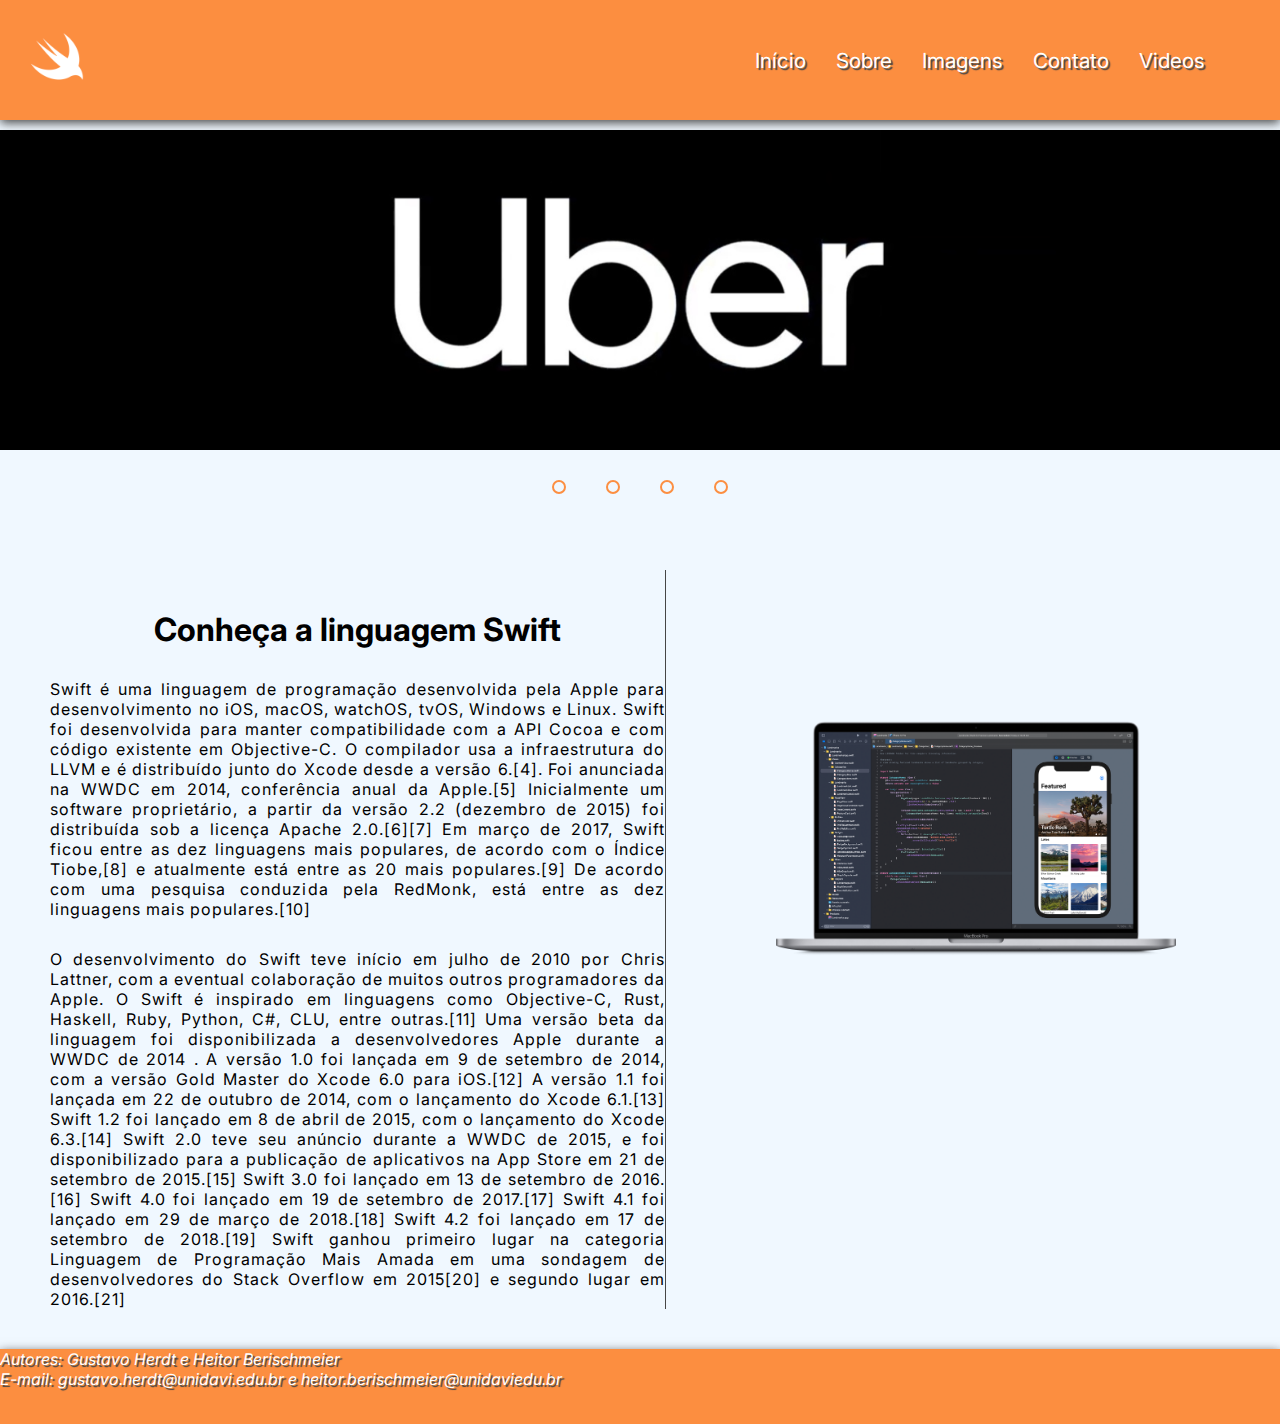
<file: html/index.html>
<!DOCTYPE html>
<html lang="pt-br">

<head>
    <meta charset="UTF-8">
    <meta http-equiv="X-UA-Compatible" content="IE=edge">
    <meta name="viewport" content="width=device-width, initial-scale=1.0">
    <link rel="stylesheet" href="../css/style.css">
    <title>Projeto final</title>
</head>

<body>
    <header>
        <nav class="nav-bar">
            <div class="logo">
                <img src="../img/logo.png" alt="Logo" class="logo">
            </div>
            <div class="nav-list">
                <ul>
                    <li class="nav-item"><a href="index.html" class="nav-link">Início</a></li>
                    <li class="nav-item"><a href="sobre.html" class="nav-link">Sobre</a></li>
                    <li class="nav-item"><a href="imagens.html" class="nav-link">Imagens</a></li>
                    <li class="nav-item"><a href="contato.html" class="nav-link">Contato</a></li>
                    <li class="nav-item"><a href="videos.html" class="nav-link">Videos</a></li>
                </ul>
            </div>
            <div class="mobile-menu-icon">
                <button onclick="menuShow()"><img class="icon" src="../img/menu_white_36dp.svg" alt=""></button>
            </div>
        </nav>
        <div class="mobile-menu">
            <ul>
                <li class="nav-item"><a href="index.html" class="nav-link">Início</a></li>
                <li class="nav-item"><a href="sobre.html" class="nav-link">Sobre</a></li>
                <li class="nav-item"><a href="imagens.html" class="nav-link">Imagens</a></li>
                <li class="nav-item"><a href="contato.html" class="nav-link">Contato</a></li>
                <li class="nav-item"><a href="videos.html" class="nav-link">Videos</a></li>
            </ul>

            <div class="login-button">

            </div>
        </div>
    </header>
    
    
    <div class="slider">
        <div class="slides">
            <!--Radio buttons-->
            <input type="radio" name="radio-btn" id="radio1">
            <input type="radio" name="radio-btn" id="radio2">
            <input type="radio" name="radio-btn" id="radio3">
            <input type="radio" name="radio-btn" id="radio4">
            
            <!--Slides img-->
            <div class="slide first">
                <img src="../img/uber.png" alt="Imagem1">
            </div>
            <div class="slide" id="robinhood">
                <img src="../img/robinhoodcorreto.png" alt="Imagem2">
            </div>
            <div class="slide">
                <img src="../img/lyftcerto.png" alt="Imagem3">
            </div>
            <div class="slide">
                <img src="../img/bitpandacerto.png" alt="Imagem4">
            </div>
            <!--Nvegação auto-->
            <div class="navigation">
                <div class="auto-btn1"></div>
                <div class="auto-btn2"></div>
                <div class="auto-btn3"></div>
                <div class="auto-btn4"></div>
            </div>
        </div>

        <div class="manual-navigation">
            <label for="radio1" class="manual-btn"></label>
            <label for="radio2" class="manual-btn"></label>
            <label for="radio3" class="manual-btn"></label>
            <label for="radio4" class="manual-btn"></label>
        </div>

    </div>
    
    <div class="primary-item">
        <div class="text">
            <h1>Conheça a linguagem Swift</h1>
            <p>Swift é uma linguagem de programação desenvolvida pela Apple para desenvolvimento no iOS, macOS, watchOS,
                tvOS, Windows e Linux. Swift foi desenvolvida para manter compatibilidade com a API Cocoa e com código
                existente em Objective-C.
                O compilador usa a infraestrutura do LLVM e é distribuído junto do Xcode desde a versão 6.[4].
                Foi anunciada na WWDC em 2014, conferência anual da Apple.[5] Inicialmente um software proprietário, a
                partir da versão 2.2 (dezembro de 2015) foi distribuída sob a licença Apache 2.0.[6][7]
                Em março de 2017, Swift ficou entre as dez linguagens mais populares, de acordo com o Índice Tiobe,[8] e
                atualmente está entre as 20 mais populares.[9] De acordo com uma pesquisa conduzida pela RedMonk,
                está entre as dez linguagens mais populares.[10]</p>
            <p>O desenvolvimento do Swift teve início em julho de 2010 por Chris Lattner, com a eventual colaboração de
                muitos outros programadores da Apple. O Swift é inspirado em linguagens como Objective-C, Rust, Haskell,
                Ruby, Python, C#, CLU, entre outras.[11] Uma versão beta da linguagem foi disponibilizada a
                desenvolvedores Apple durante a WWDC de 2014 .
                A versão 1.0 foi lançada em 9 de setembro de 2014, com a versão Gold Master do Xcode 6.0 para iOS.[12] A
                versão 1.1 foi lançada em 22 de outubro de 2014, com o lançamento do Xcode 6.1.[13] Swift 1.2 foi
                lançado em 8 de abril de 2015, com o lançamento do Xcode 6.3.[14] Swift 2.0 teve seu anúncio durante a
                WWDC de 2015, e foi disponibilizado para a publicação de aplicativos na App Store em 21 de setembro de
                2015.[15]
                Swift 3.0 foi lançado em 13 de setembro de 2016.[16] Swift 4.0 foi lançado em 19 de setembro de
                2017.[17] Swift 4.1 foi lançado em 29 de março de 2018.[18] Swift 4.2 foi lançado em 17 de setembro de
                2018.[19]
                Swift ganhou primeiro lugar na categoria Linguagem de Programação Mais Amada em uma sondagem de
                desenvolvedores do Stack Overflow em 2015[20] e segundo lugar em 2016.[21]</p>
        </div>
        
        <div class="img-float">
            <img src="../img/overview-hero@2x.png" alt="notebook e celular">
        </div>
    
    </div>

    <footer class="footer">
            <address class="address">
                Autores: Gustavo Herdt e Heitor Berischmeier <br>
                E-mail: gustavo.herdt@unidavi.edu.br e heitor.berischmeier@unidaviedu.br
            </address>
    </footer>
    
    <script src="../js/scripts.js"></script>
</body>


</html>
</file>
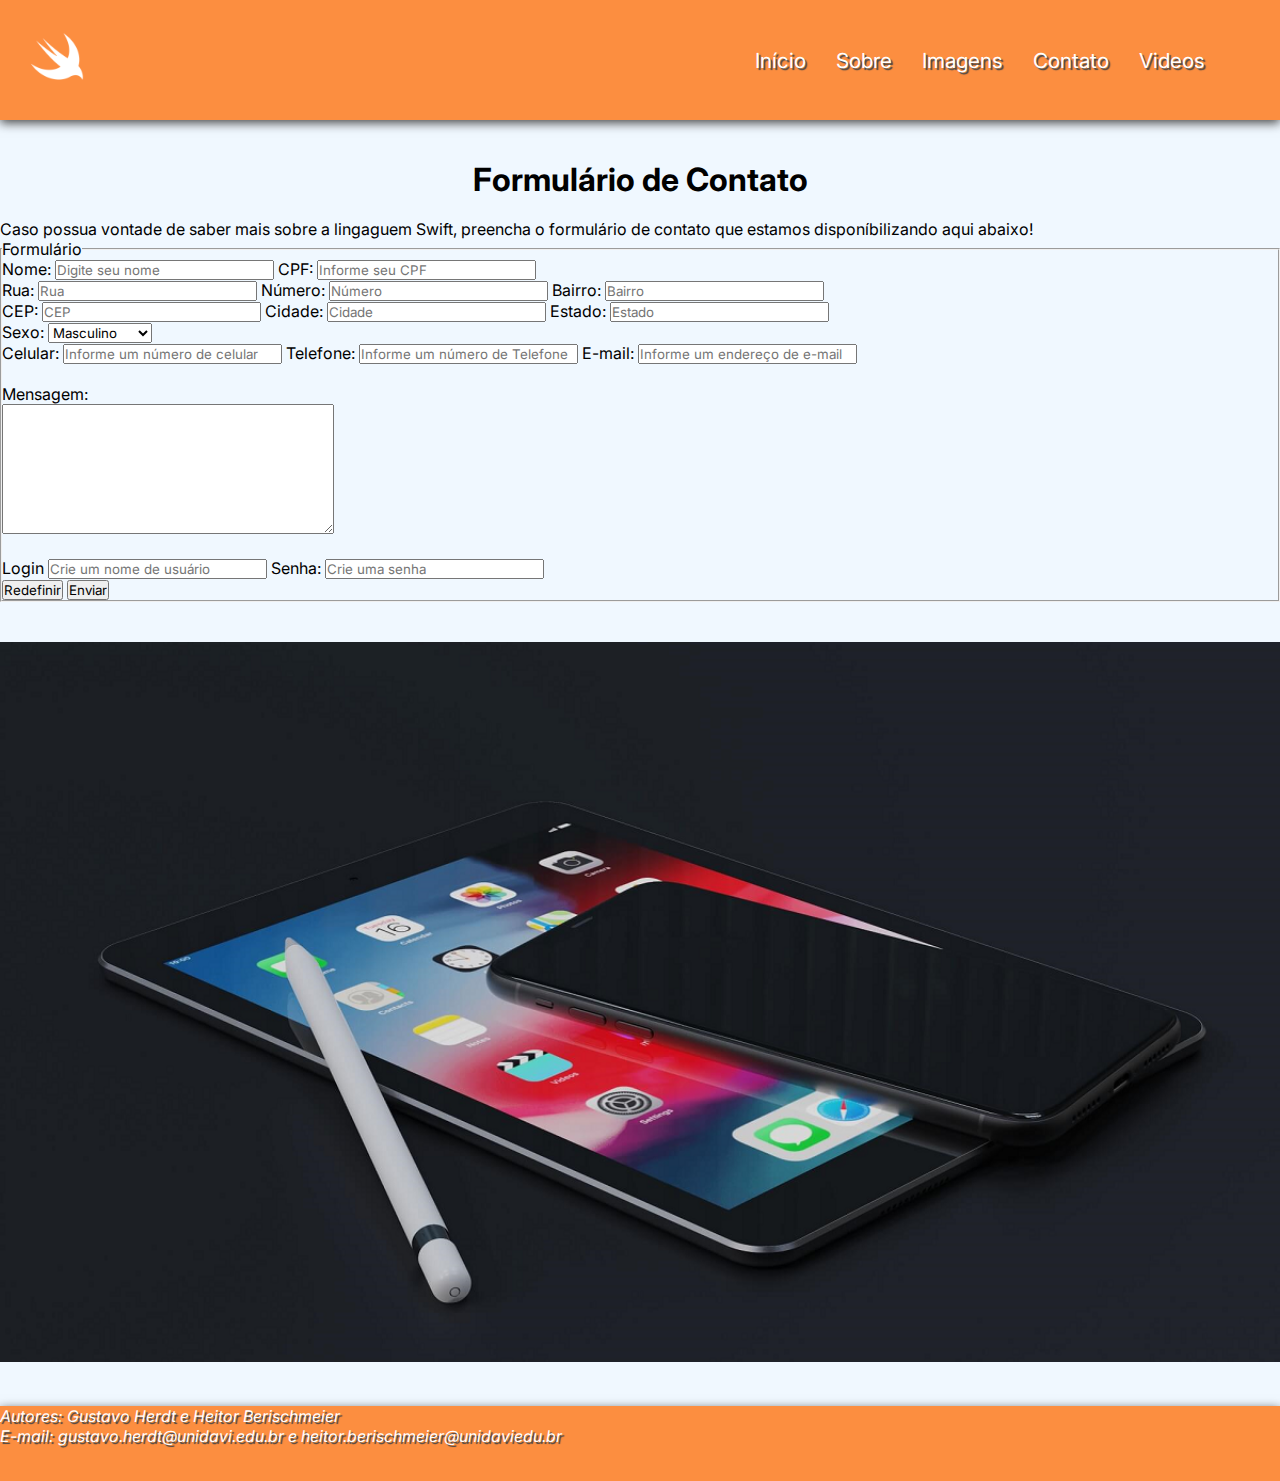
<file: html/contato.html>
<!DOCTYPE html>
<html lang="pt-br">

<head>
    <meta charset="UTF-8">
    <meta http-equiv="X-UA-Compatible" content="IE=edge">
    <meta name="viewport" content="width=device-width, initial-scale=1.0">
    <link rel="stylesheet" href="../css/style.css">
    <title>Projeto final</title>
</head>

<body>
    <header>
        <nav class="nav-bar">
            <div class="logo">
                <img src="../img/logo.png" alt="Logo" class="logo">
            </div>
            <div class="nav-list">
                <ul>
                    <li class="nav-item"><a href="index.html" class="nav-link">Início</a></li>
                    <li class="nav-item"><a href="sobre.html" class="nav-link">Sobre</a></li>
                    <li class="nav-item"><a href="imagens.html" class="nav-link">Imagens</a></li>
                    <li class="nav-item"><a href="contato.html" class="nav-link">Contato</a></li>
                    <li class="nav-item"><a href="videos.html" class="nav-link">Videos</a></li>
                </ul>
            </div>
            <div class="mobile-menu-icon">
                <button onclick="menuShow()"><img class="icon" src="../img/menu_white_36dp.svg" alt=""></button>
            </div>
        </nav>
        <div class="mobile-menu">
            <ul>
                <li class="nav-item"><a href="index.html" class="nav-link">Início</a></li>
                <li class="nav-item"><a href="sobre.html" class="nav-link">Sobre</a></li>
                <li class="nav-item"><a href="imagens.html" class="nav-link">Imagens</a></li>
                <li class="nav-item"><a href="contato.html" class="nav-link">Contato</a></li>
                <li class="nav-item"><a href="videos.html" class="nav-link">Videos</a></li>
            </ul>

            <div class="login-button">

            </div>
        </div>
    </header>

    <!--Formulário-->
    <div class="texts">
        <h1>Formulário de Contato</h1>
        <p>Caso possua vontade de saber mais sobre a lingaguem Swift, preencha o formulário de contato que estamos disponíbilizando aqui abaixo!</p>
    </div>

    <div class="area">
        <form id="formulario" autocomplete="off">
            <fieldset>
                <legend>Formulário</legend>
                <label for="nome">Nome:</label>
                <input type="text" required="required" name="nome_pessoa" placeholder="Digite seu nome" id="nome" />
                <label for="cpf">CPF:</label>
                <input type="text" required="required" name="cpf_pessoa" placeholder="Informe seu CPF" id="cpf" /> 
                
                <br>
                
                <label for="rua">Rua:</label>
                <input type="text" required="required" name="rua_endereço" placeholder="Rua" id="rua" />
                <label for="numero">Número:</label>
                <input type="text" required="required" name="numero_endereço" placeholder="Número" id="numero" />
                <label for="bairro">Bairro:</label>
                <input type="text" required="required" name="bairro_endereço" placeholder="Bairro" id="bairro" /> 
                
                <br>
                
                <label for="cep">CEP:</label>
                <input type="text" required="required" name="cep_endereço" placeholder="CEP" id="cep" />
                <label for="cidade">Cidade:</label>
                <input type="text" required="required" name="cidade_endereço" placeholder="Cidade" id="cidade" />
                <label for="estado">Estado:</label>
                <input type="text" required="required" name="estado_endereço" placeholder="Estado" id="estado" /> 
                
                <br>
                
                <label>Sexo:
                    <select name="sexo">
                        <option value="M">Masculino</option>
                        <option value="F">Feminino</option>
                        <option value="ND">Não Definido</option>
                    </select>
                </label> 
                
                <br>
                
                <label for="cel">Celular:</label>
                <input type="tel" required="required" name="celular" placeholder="Informe um número de celular" id="cel" />
                <label for="tel">Telefone:</label>
                <input type="tel" required="required" name="celular" placeholder="Informe um número de Telefone" id="tel" />
                <label for="email">E-mail:</label>
                <input type="text" required name="e-mail" placeholder="Informe um endereço de e-mail" id="email"> <br>
                
                <br>
                
                <label>Mensagem:</label><br><textarea class="msg" cols="35" rows="8"></textarea><br>
                
                <br>
                
                <label for="login">Login</label>
                <input type="text" name="login" placeholder="Crie um nome de usuário" id="login">
                <label for="senha">Senha:</label>
                <input type="password" name="senha" placeholder="Crie uma senha" id="senha">
                <br>
                <input type="reset" value="Redefinir">
                <input type="submit" value="Enviar" />
            </fieldset>
        </form>
    </div>

    <div class="conteudo-img">
        <img src="../img/ipad-e-iphone.png" alt="iPad e iPhone">               
    </div>

    <footer class="footer">
        <address class="address">
            Autores: Gustavo Herdt e Heitor Berischmeier <br>
            E-mail: gustavo.herdt@unidavi.edu.br e heitor.berischmeier@unidaviedu.br
        </address>
</footer>

    <script src="../js/scripts.js"></script>
</body>
</file>
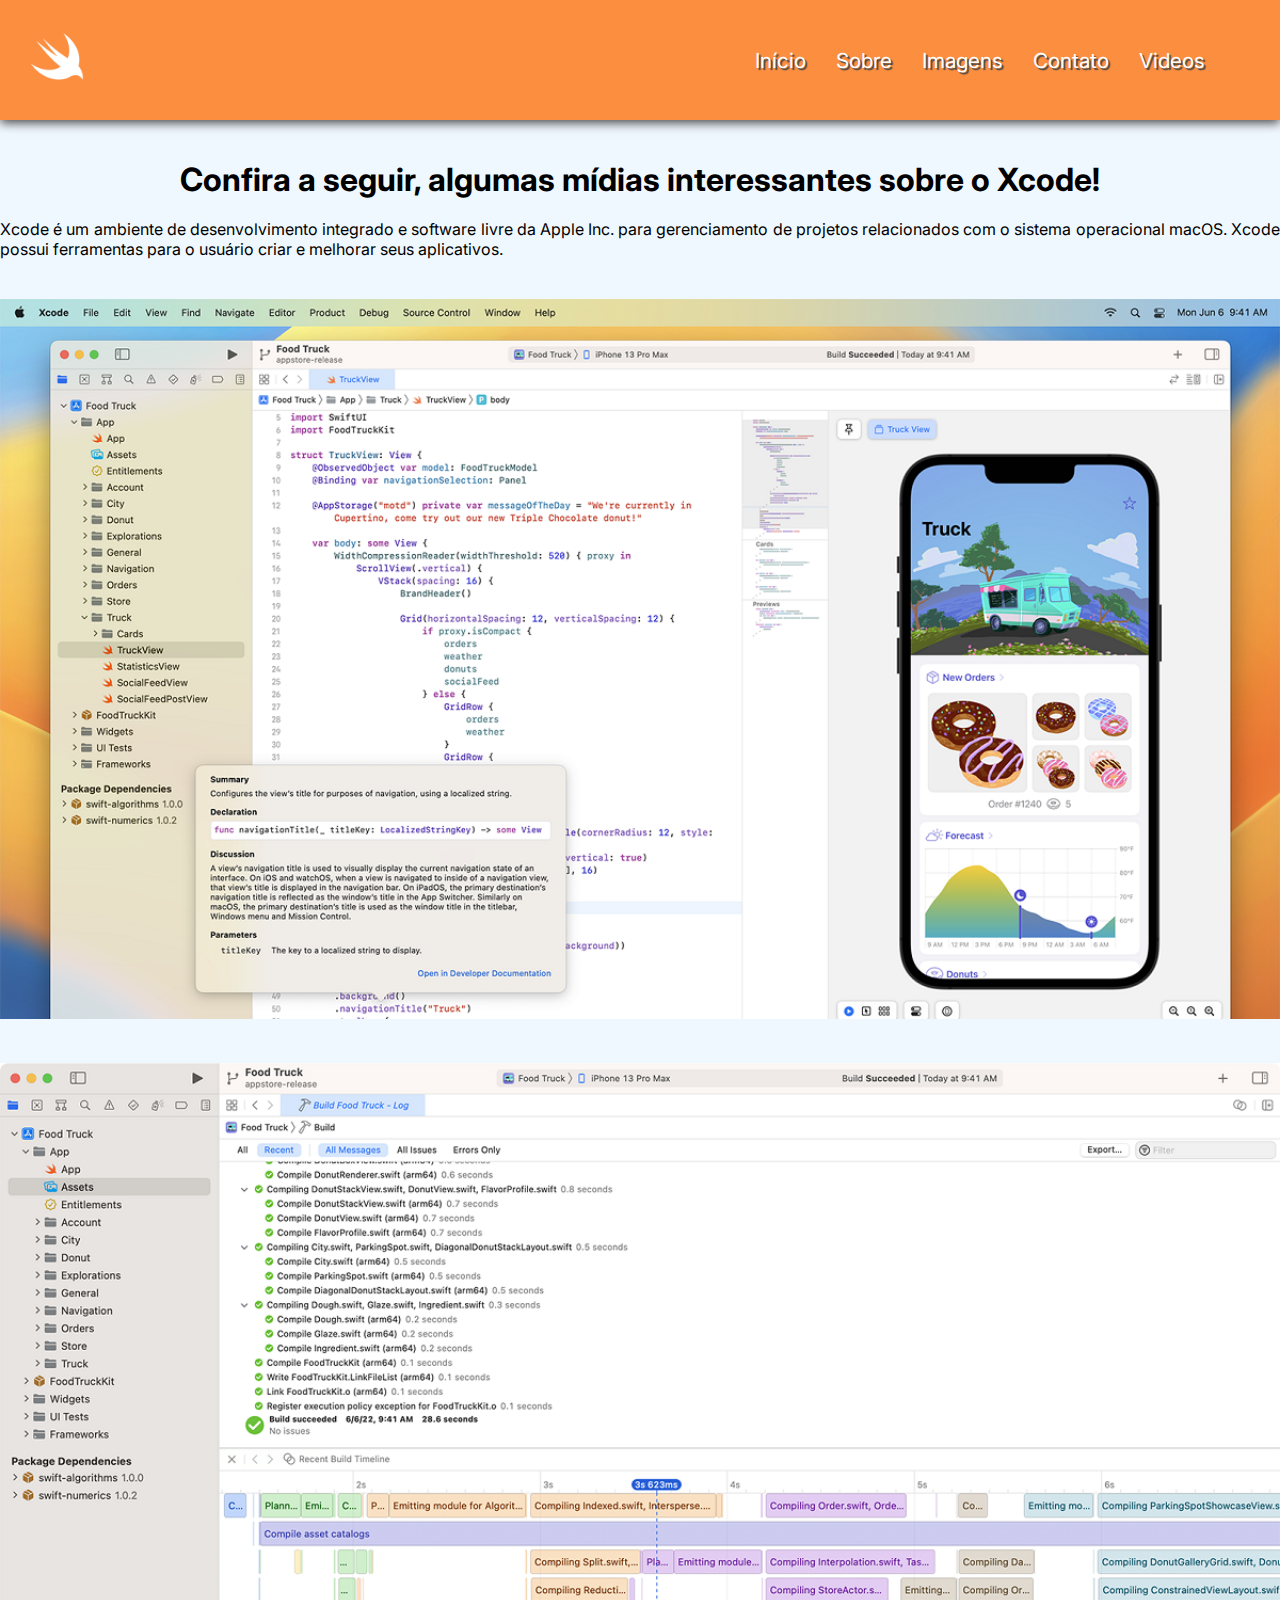
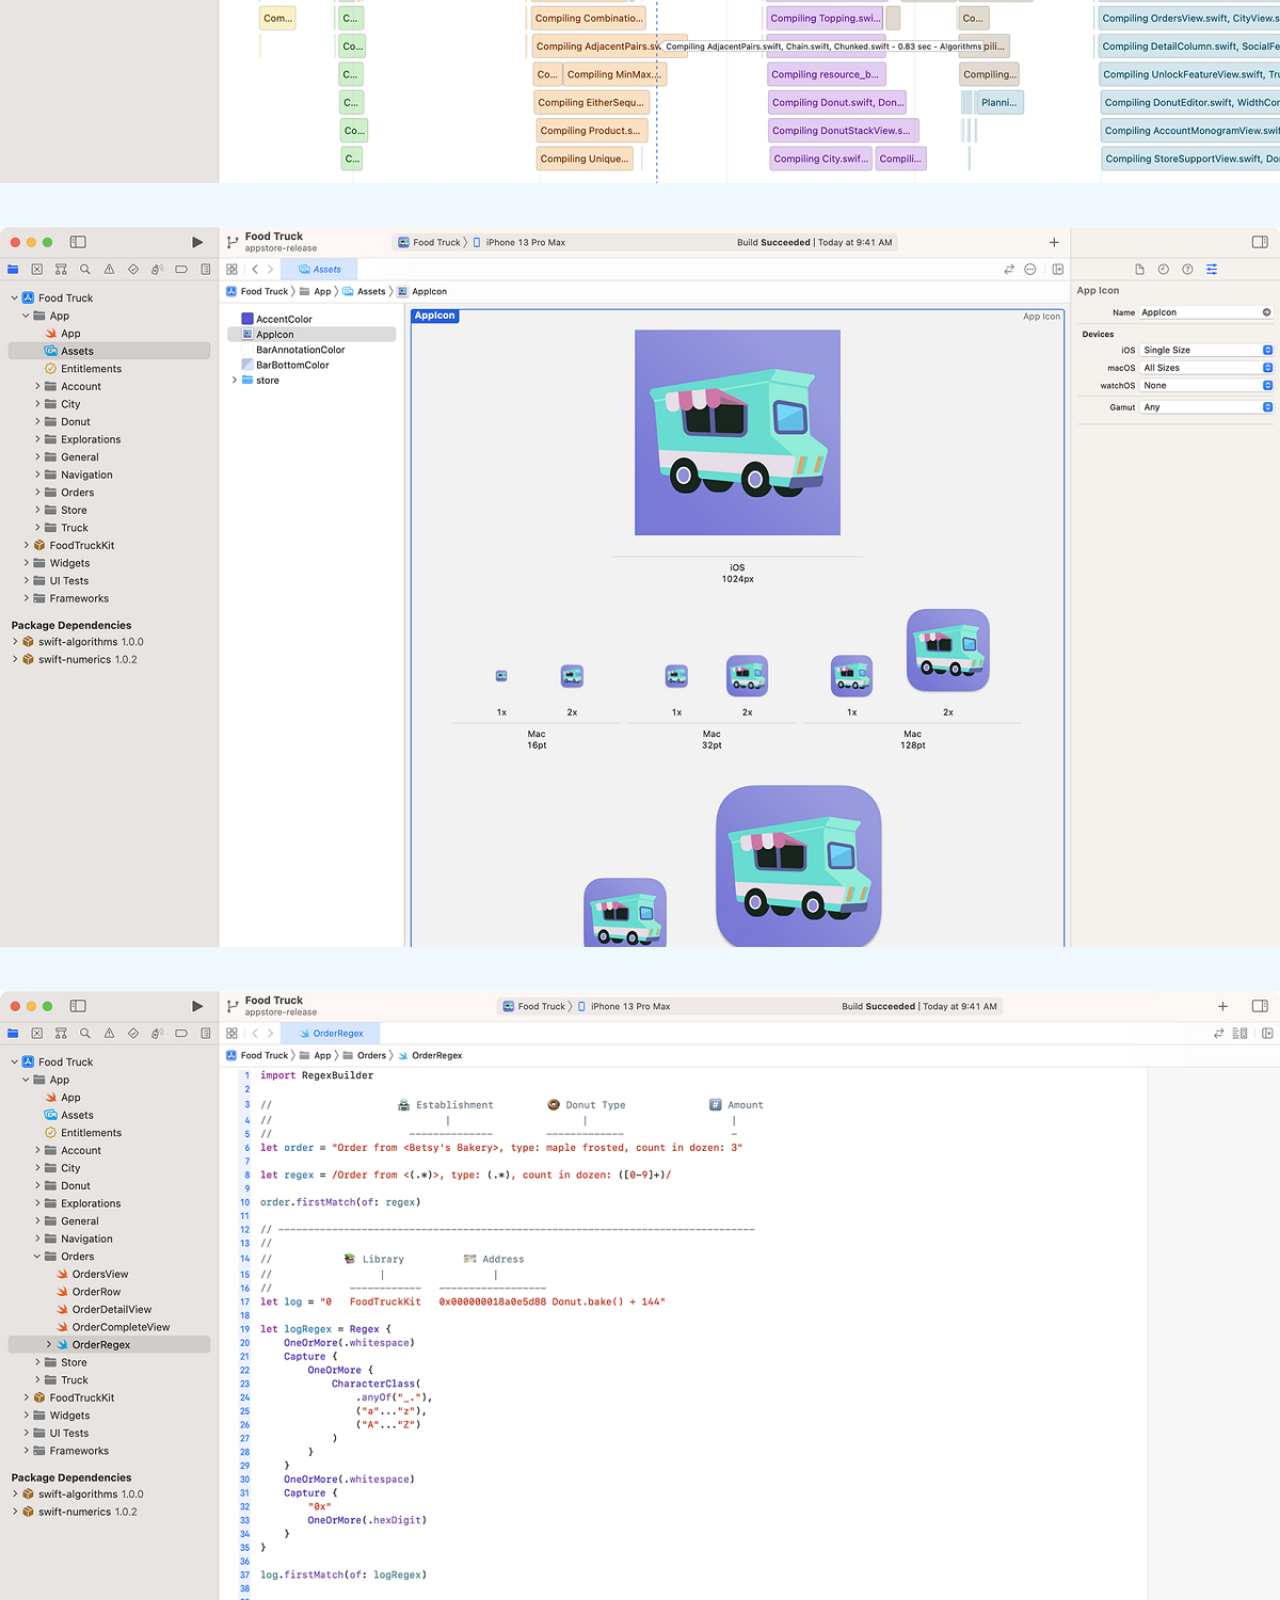
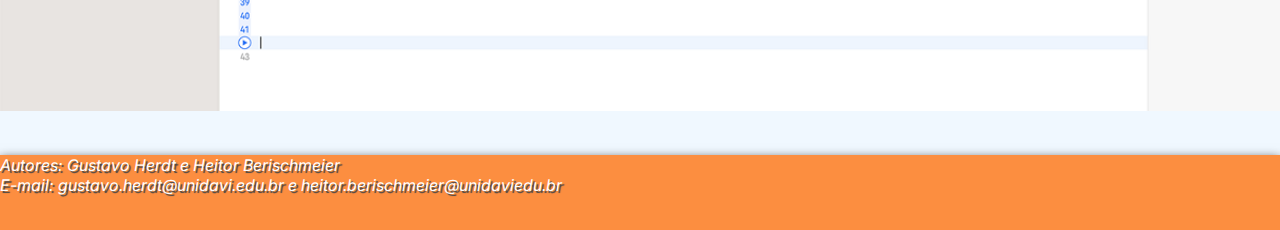
<file: html/imagens.html>
<!DOCTYPE html>
<html lang="pt-br">

<head>
    <meta charset="UTF-8">
    <meta http-equiv="X-UA-Compatible" content="IE=edge">
    <meta name="viewport" content="width=device-width, initial-scale=1.0">
    <link rel="stylesheet" href="../css/style.css">
    <title>Projeto final</title>
</head>

<body>
    <header>
        <nav class="nav-bar">
            <div class="logo">
                <img src="../img/logo.png" alt="Logo" class="logo">
            </div>
            <div class="nav-list">
                <ul>
                    <li class="nav-item"><a href="index.html" class="nav-link">Início</a></li>
                    <li class="nav-item"><a href="sobre.html" class="nav-link">Sobre</a></li>
                    <li class="nav-item"><a href="imagens.html" class="nav-link">Imagens</a></li>
                    <li class="nav-item"><a href="contato.html" class="nav-link">Contato</a></li>
                    <li class="nav-item"><a href="videos.html" class="nav-link">Videos</a></li>
                </ul>
            </div>
            <div class="mobile-menu-icon">
                <button onclick="menuShow()"><img class="icon" src="../img/menu_white_36dp.svg" alt=""></button>
            </div>
        </nav>
        <div class="mobile-menu">
            <ul>
                <li class="nav-item"><a href="index.html" class="nav-link">Início</a></li>
                <li class="nav-item"><a href="sobre.html" class="nav-link">Sobre</a></li>
                <li class="nav-item"><a href="imagens.html" class="nav-link">Imagens</a></li>
                <li class="nav-item"><a href="contato.html" class="nav-link">Contato</a></li>
                <li class="nav-item"><a href="videos.html" class="nav-link">Videos</a></li>
            </ul>

            <div class="login-button">

            </div>
        </div>
    </header>

    <section>
        <div class="texts">
            <h1>Confira a seguir, algumas mídias interessantes sobre o Xcode!</h1>
            <p>Xcode é um ambiente de desenvolvimento integrado e software livre da Apple Inc. para gerenciamento de projetos relacionados com o sistema operacional macOS. Xcode possui ferramentas para o usuário criar e melhorar seus aplicativos.</p>
        </div>

        <div class="conteudo-img">
            <img src="../img/xcode-print.png" alt="Xcode página de desenvolvimento">
            <img src="../img/xcode2-print.png" alt="Xcode página de desenvolvimento">
            <img src="../img/xcode3-print.png" alt="Xcode página de desenvolvimento">
            <img src="../img/xcode4-print.png" alt="Xcode página de desenvolvimento">
        </div>
    </section>

    <footer class="footer">
        <address class="address">
            Autores: Gustavo Herdt e Heitor Berischmeier <br>
            E-mail: gustavo.herdt@unidavi.edu.br e heitor.berischmeier@unidaviedu.br
        </address>
</footer>
    <script src="../js/scripts.js"></script>
</body>
</file>
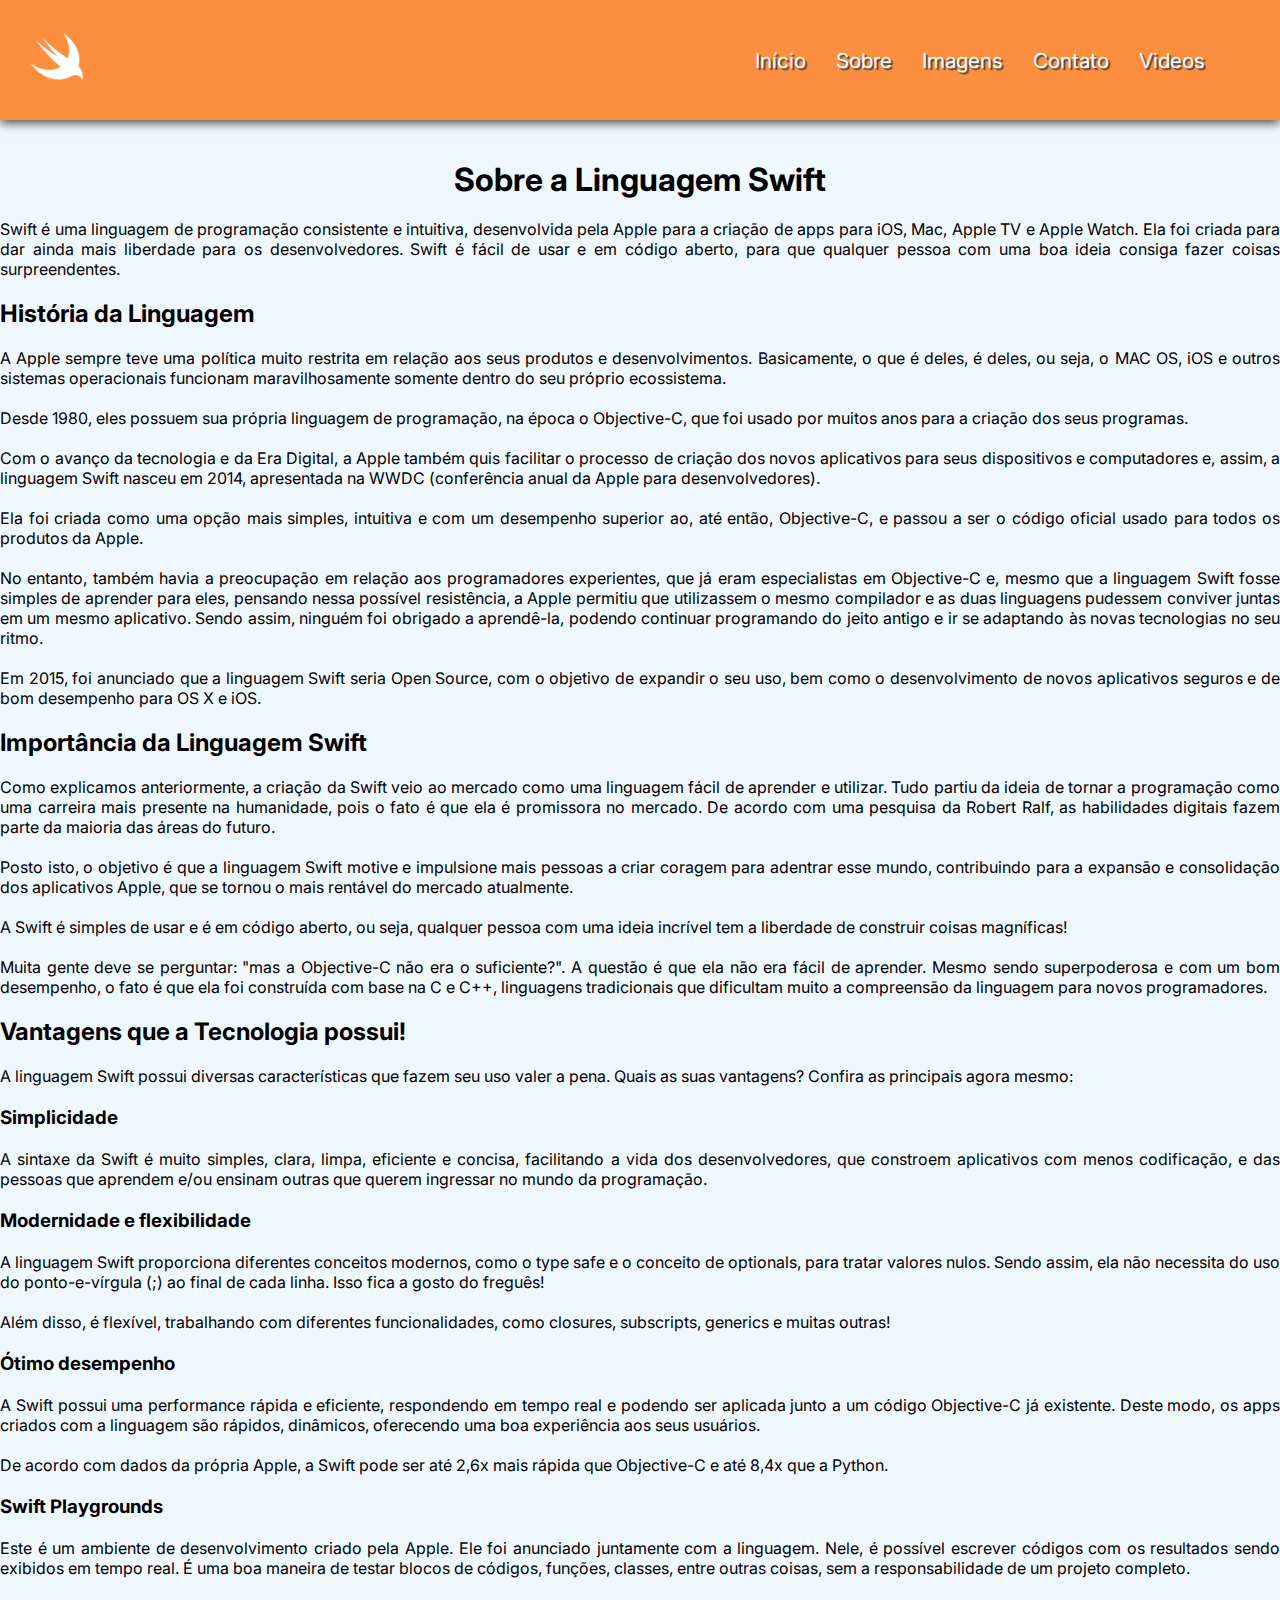
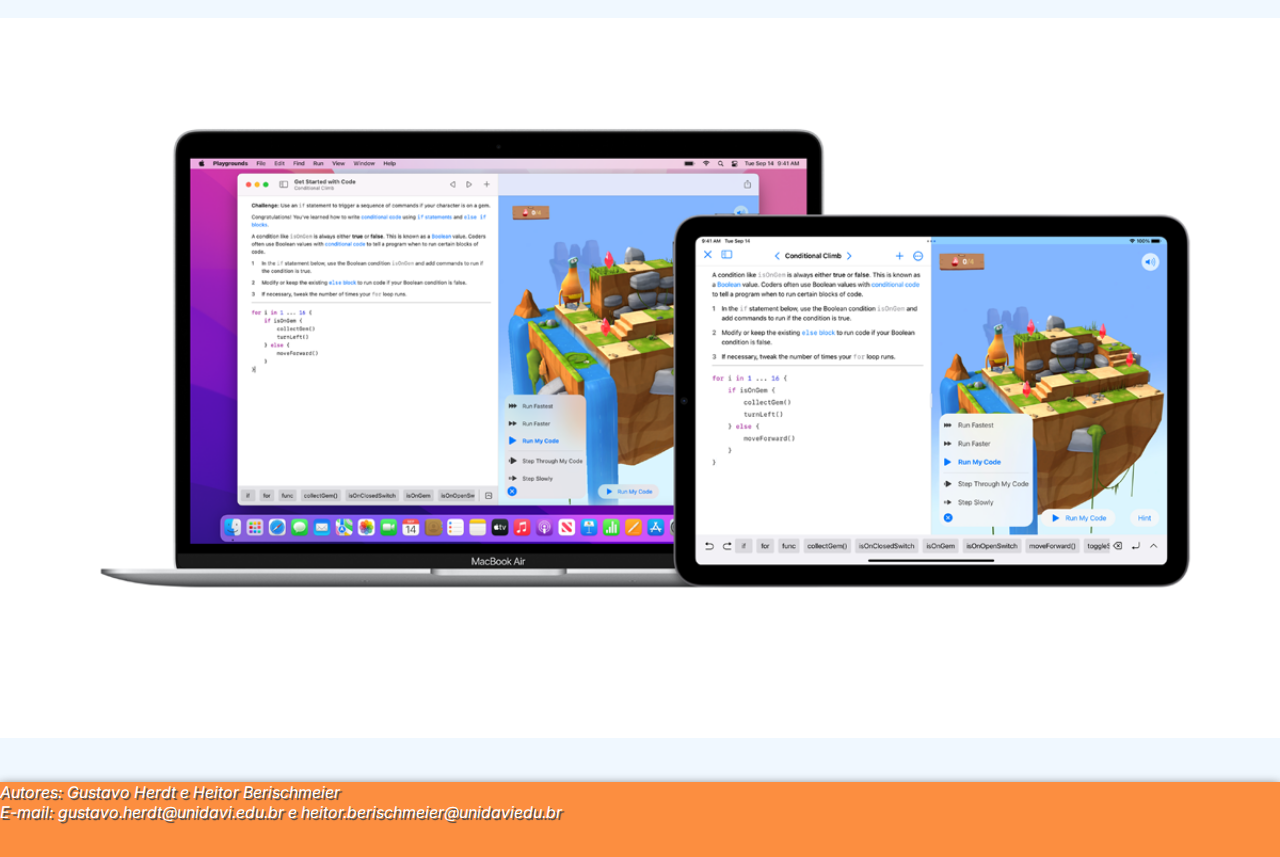
<file: html/sobre.html>
<!DOCTYPE html>
<html lang="pt-br">

<head>
    <meta charset="UTF-8">
    <meta http-equiv="X-UA-Compatible" content="IE=edge">
    <meta name="viewport" content="width=device-width, initial-scale=1.0">
    <link rel="stylesheet" href="../css/style.css">
    <title>Projeto final</title>
</head>

<body>
    <header>
        <nav class="nav-bar">
            <div class="logo">
                <img src="../img/logo.png" alt="Logo" class="logo">
            </div>
            <div class="nav-list">
                <ul>
                    <li class="nav-item"><a href="index.html" class="nav-link">Início</a></li>
                    <li class="nav-item"><a href="sobre.html" class="nav-link">Sobre</a></li>
                    <li class="nav-item"><a href="imagens.html" class="nav-link">Imagens</a></li>
                    <li class="nav-item"><a href="contato.html" class="nav-link">Contato</a></li>
                    <li class="nav-item"><a href="videos.html" class="nav-link">Videos</a></li>
                </ul>
            </div>
            <div class="mobile-menu-icon">
                <button onclick="menuShow()"><img class="icon" src="../img/menu_white_36dp.svg" alt=""></button>
            </div>
        </nav>
        <div class="mobile-menu">
            <ul>
                <li class="nav-item"><a href="index.html" class="nav-link">Início</a></li>
                <li class="nav-item"><a href="sobre.html" class="nav-link">Sobre</a></li>
                <li class="nav-item"><a href="imagens.html" class="nav-link">Imagens</a></li>
                <li class="nav-item"><a href="contato.html" class="nav-link">Contato</a></li>
                <li class="nav-item"><a href="videos.html" class="nav-link">Videos</a></li>
            </ul>

            <div class="login-button">

            </div>
        </div>
    </header>

    <section>
        <div class="sobre">
            <div class="texts">
        
                <h1>Sobre a Linguagem Swift</h1>
        
                <p>Swift é uma linguagem de programação consistente e intuitiva, desenvolvida pela Apple para a criação de apps para iOS, Mac, Apple TV e Apple Watch. Ela foi criada para dar ainda mais liberdade para os desenvolvedores. Swift é fácil de usar e em código aberto, para que qualquer pessoa com uma boa ideia consiga fazer coisas surpreendentes.</p>
                
                <br>
        
                    <h2>História da Linguagem</h2>
        
                    <p>A Apple sempre teve uma política muito restrita em relação aos seus produtos e desenvolvimentos. Basicamente, o que é deles, é deles, ou seja, o MAC OS, iOS e outros sistemas operacionais funcionam maravilhosamente somente dentro do seu próprio ecossistema.</p>
        
                    <p>Desde 1980, eles possuem sua própria linguagem de programação, na época o Objective-C, que foi usado por muitos anos para a criação dos seus programas.</p>
                    <p>Com o avanço da tecnologia e da Era Digital, a Apple também quis facilitar o processo de criação dos novos aplicativos para seus dispositivos e computadores e, assim, a linguagem Swift nasceu em 2014, apresentada na WWDC (conferência anual da Apple para desenvolvedores).</p>
        
                    <p>Ela foi criada como uma opção mais simples, intuitiva e com um desempenho superior ao, até então, Objective-C, e passou a ser o código oficial usado para todos os produtos da Apple.</p>
        
                    <p>No entanto, também havia a preocupação em relação aos programadores experientes, que já eram especialistas em Objective-C e, mesmo que a linguagem Swift fosse simples de aprender para eles, pensando nessa possível resistência, a Apple permitiu que utilizassem o mesmo compilador e as duas linguagens pudessem conviver juntas em um mesmo aplicativo. Sendo assim, ninguém foi obrigado a aprendê-la, podendo continuar programando do jeito antigo e ir se adaptando às novas tecnologias no seu ritmo.</p>
        
                    <p>Em 2015, foi anunciado que a linguagem Swift seria Open Source, com o objetivo de expandir o seu uso, bem como o desenvolvimento de novos aplicativos seguros e de bom desempenho para OS X e iOS.</p>
                    <br>
                    <h2>Importância da Linguagem Swift</h2>
        
                    <p>Como explicamos anteriormente, a criação da Swift veio ao mercado como uma linguagem fácil de aprender e utilizar. Tudo partiu da ideia de tornar a programação como uma carreira mais presente na humanidade, pois o fato é que ela é promissora no mercado. De acordo com uma pesquisa da Robert Ralf, as habilidades digitais fazem parte da maioria das áreas do futuro.</p>
                    <p>Posto isto, o objetivo é que a linguagem Swift motive e impulsione mais pessoas a criar coragem para adentrar esse mundo, contribuindo para a expansão e consolidação dos aplicativos Apple, que se tornou o mais rentável do mercado atualmente.</p>
        
                    <p>A Swift é simples de usar e é em código aberto, ou seja, qualquer pessoa com uma ideia incrível tem a liberdade de construir coisas magníficas!</p>
                    <p>Muita gente deve se perguntar: "mas a Objective-C não era o suficiente?". A questão é que ela não era fácil de aprender. Mesmo sendo superpoderosa e com um bom desempenho, o fato é que ela foi construída com base na C e C++, linguagens tradicionais que dificultam muito a compreensão da linguagem para novos programadores.</p>
                    <br>
                    <h2>Vantagens que a Tecnologia possui!</h2>
                    <p>A linguagem Swift possui diversas características que fazem seu uso valer a pena. Quais as suas vantagens? Confira as principais agora mesmo:</p>
                    <br>
                    <h3>Simplicidade</h3>
                    <p>A sintaxe da Swift é muito simples, clara, limpa, eficiente e concisa, facilitando a vida dos desenvolvedores, que constroem aplicativos com menos codificação, e das pessoas que aprendem e/ou ensinam outras que querem ingressar no mundo da programação.</p>
                    <br>
                    <h3>Modernidade e flexibilidade</h3>
                    <p>A linguagem Swift proporciona diferentes conceitos modernos, como o type safe e o conceito de optionals, para tratar valores nulos. Sendo assim, ela não necessita do uso do ponto-e-vírgula (;) ao final de cada linha. Isso fica a gosto do freguês!</p>
                    <p>Além disso, é flexível, trabalhando com diferentes funcionalidades, como closures, subscripts, generics e muitas outras!</p>
                    <br>
                    <h3>Ótimo desempenho</h3>
                    <p>A Swift possui uma performance rápida e eficiente, respondendo em tempo real e podendo ser aplicada junto a um código Objective-C já existente. Deste modo, os apps criados com a linguagem são rápidos, dinâmicos, oferecendo uma boa experiência aos seus usuários.</p>
                    <p>De acordo com dados da própria Apple, a Swift pode ser até 2,6x mais rápida que Objective-C e até 8,4x que a Python.</p>
                    <br>
                    <h3>Swift Playgrounds</h3>
                    <p>Este é um ambiente de desenvolvimento criado pela Apple. Ele foi anunciado juntamente com a linguagem. Nele, é possível escrever códigos com os resultados sendo exibidos em tempo real. É uma boa maneira de testar blocos de códigos, funções, classes, entre outras coisas, sem a responsabilidade de um projeto completo.</p>
            
                <div class="conteudo-img">
                    <img src="../img/swift-playgrouds.png" alt="Swift Playgrounds">               
                </div>
            
            </div>
        
        </div>
    </section>

    <footer class="footer">
        <address class="address">
            Autores: Gustavo Herdt e Heitor Berischmeier <br>
            E-mail: gustavo.herdt@unidavi.edu.br e heitor.berischmeier@unidaviedu.br
        </address>
</footer>
    
    <script src="../js/scripts.js"></script>
</body>
</file>
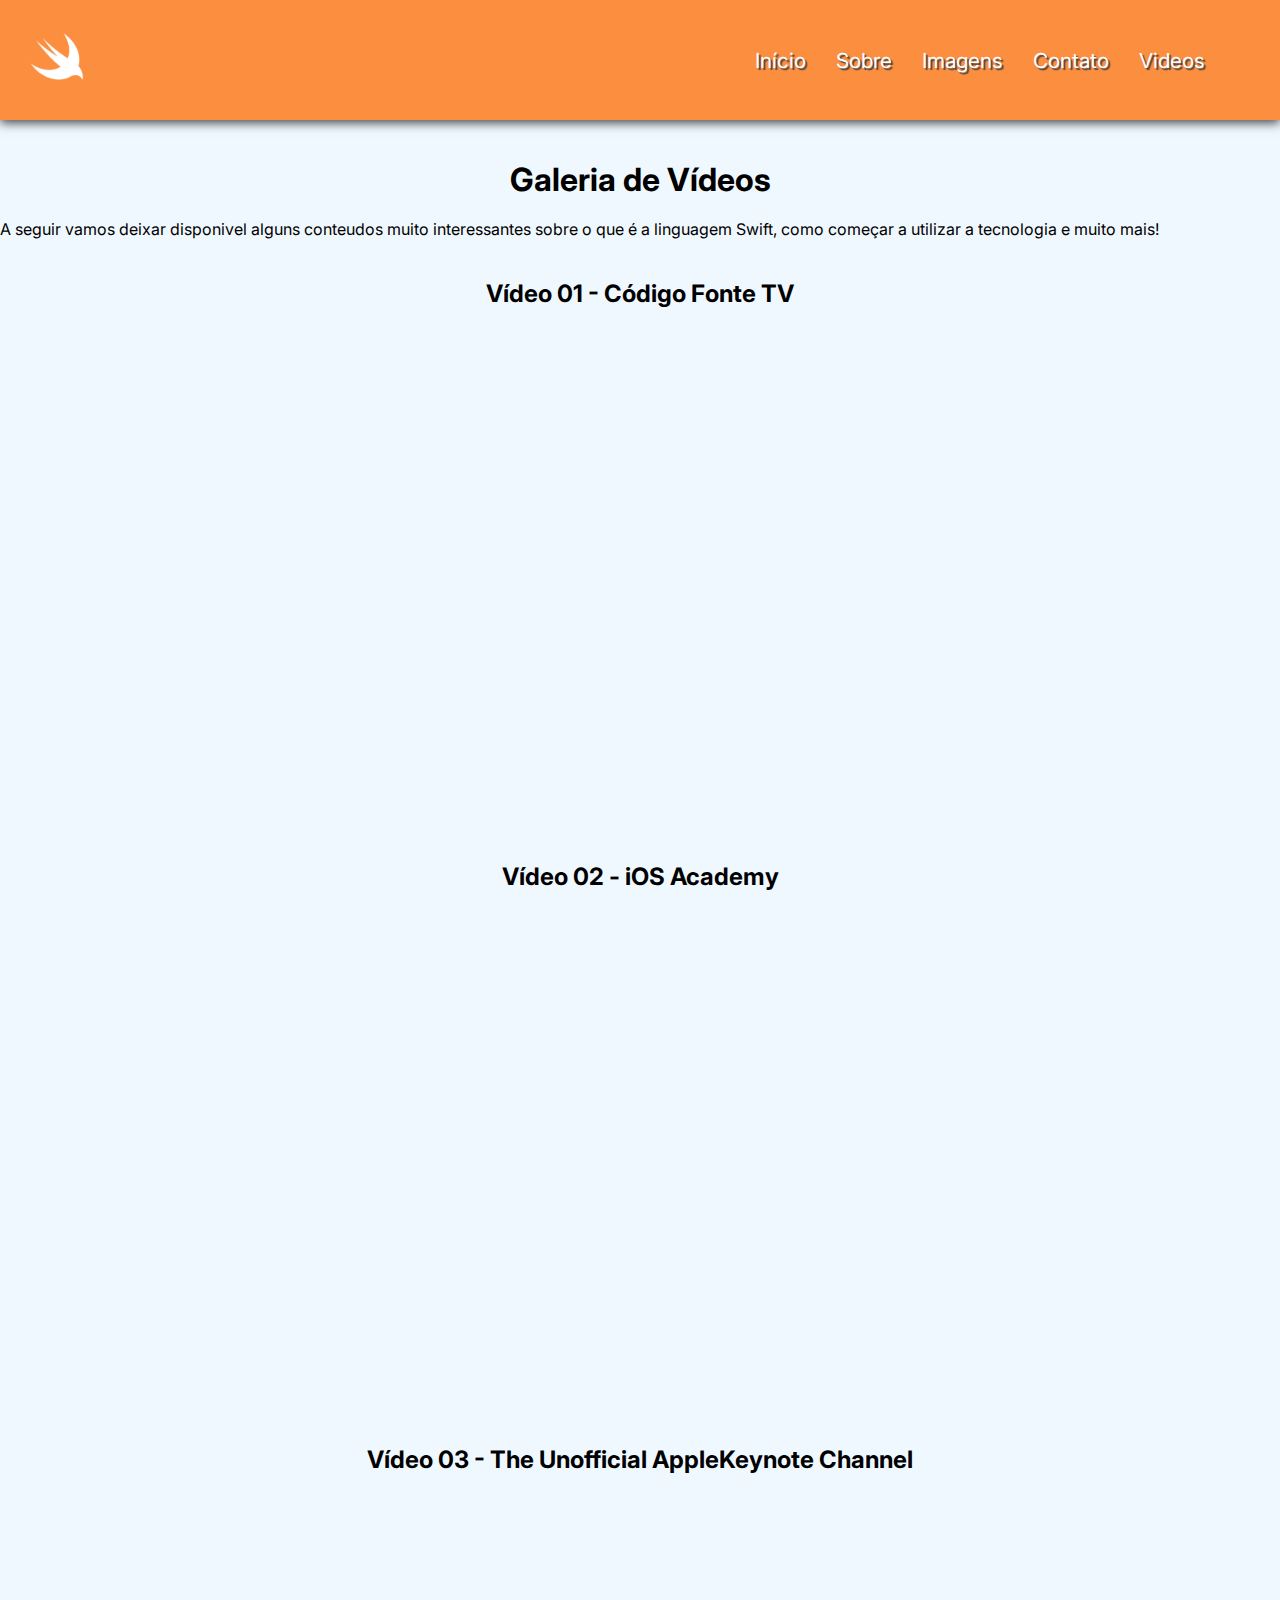
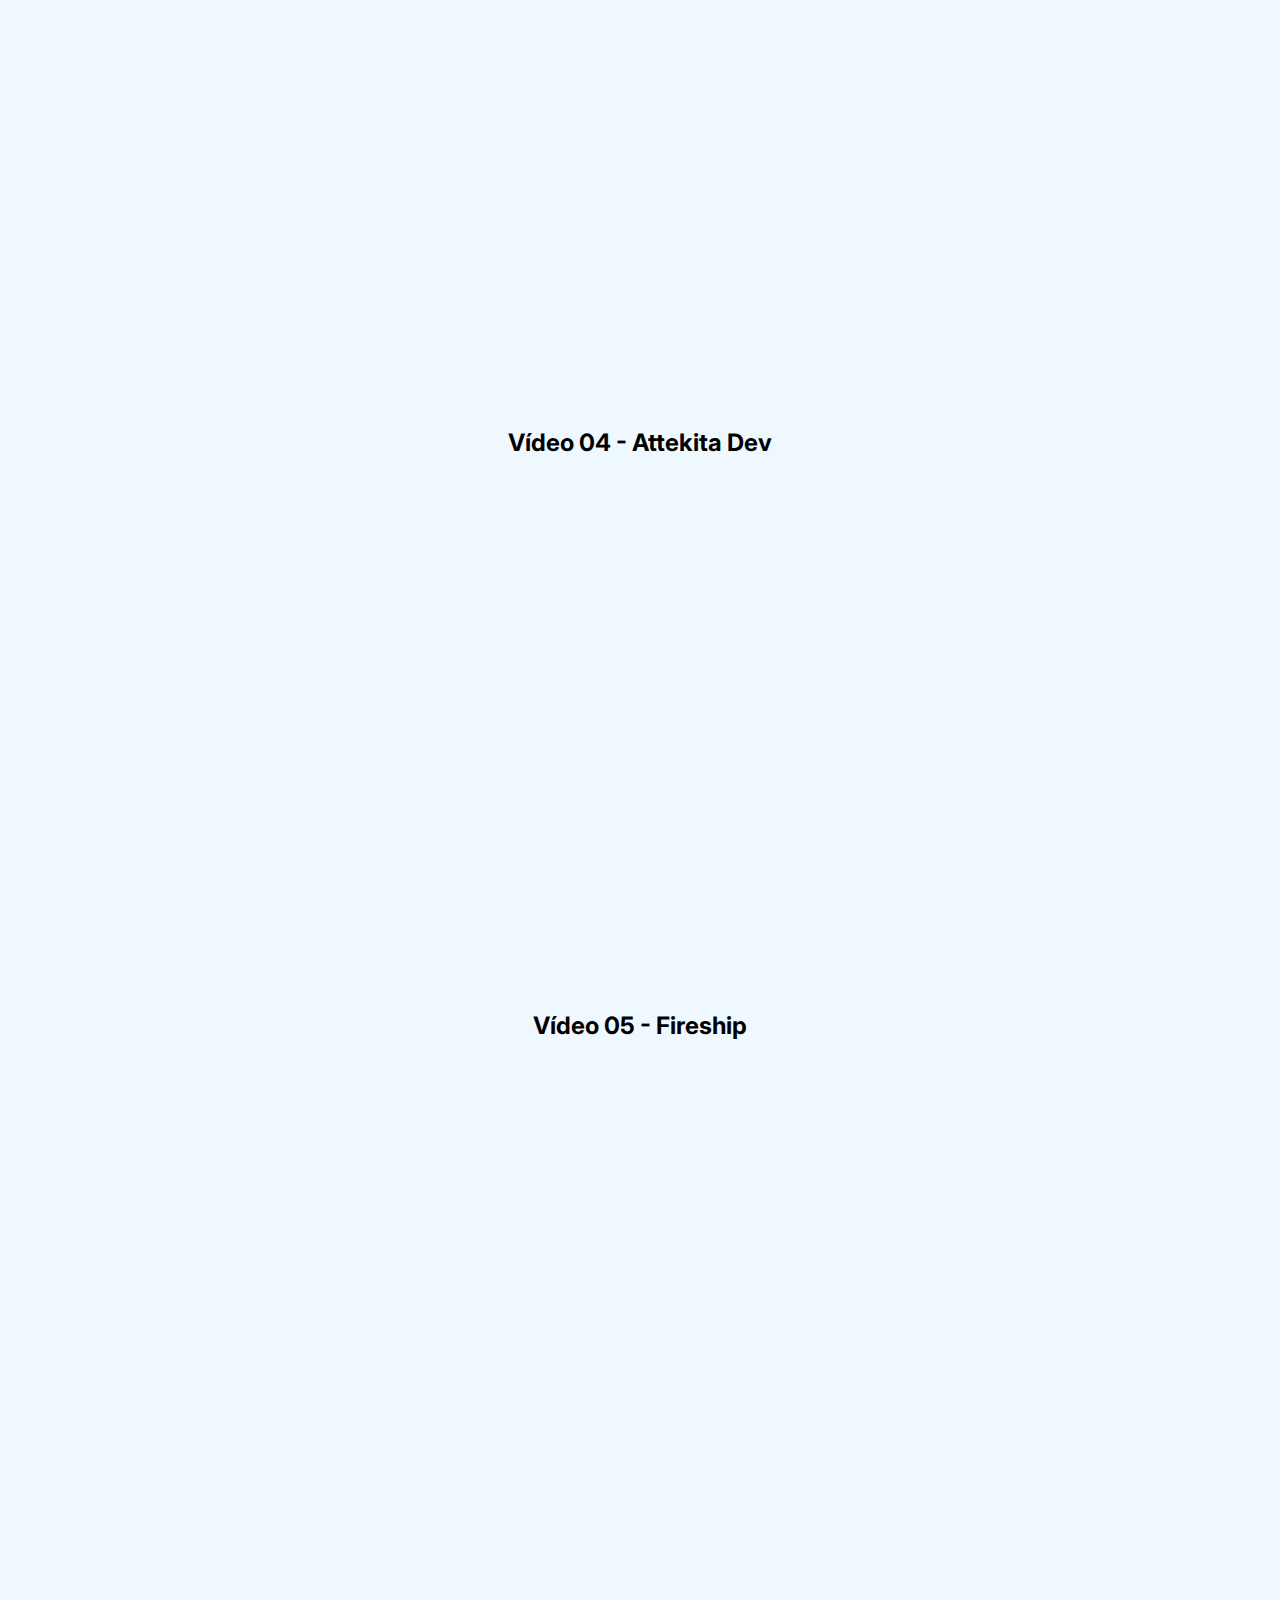
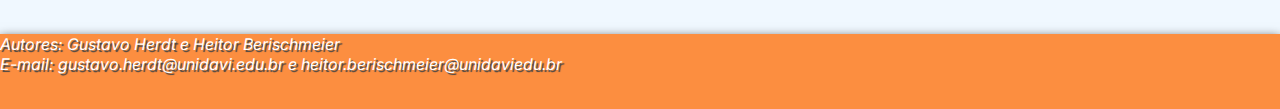
<file: html/videos.html>
<!DOCTYPE html>
<html lang="pt-br">

<head>
    <meta charset="UTF-8">
    <meta http-equiv="X-UA-Compatible" content="IE=edge">
    <meta name="viewport" content="width=device-width, initial-scale=1.0">
    <link rel="stylesheet" href="../css/style.css">
    <title>Projeto final</title>
</head>

<body>
    <header>
        <nav class="nav-bar">
            <div class="logo">
                <img src="../img/logo.png" alt="Logo" class="logo">
            </div>
            <div class="nav-list">
                <ul>
                    <li class="nav-item"><a href="index.html" class="nav-link">Início</a></li>
                    <li class="nav-item"><a href="sobre.html" class="nav-link">Sobre</a></li>
                    <li class="nav-item"><a href="imagens.html" class="nav-link">Imagens</a></li>
                    <li class="nav-item"><a href="contato.html" class="nav-link">Contato</a></li>
                    <li class="nav-item"><a href="videos.html" class="nav-link">Videos</a></li>
                </ul>
            </div>
            <div class="mobile-menu-icon">
                <button onclick="menuShow()"><img class="icon" src="../img/menu_white_36dp.svg" alt=""></button>
            </div>
        </nav>
        <div class="mobile-menu">
            <ul>
                <li class="nav-item"><a href="index.html" class="nav-link">Início</a></li>
                <li class="nav-item"><a href="sobre.html" class="nav-link">Sobre</a></li>
                <li class="nav-item"><a href="imagens.html" class="nav-link">Imagens</a></li>
                <li class="nav-item"><a href="contato.html" class="nav-link">Contato</a></li>
                <li class="nav-item"><a href="videos.html" class="nav-link">Videos</a></li>
            </ul>

            <div class="login-button">

            </div>
        </div>
    </header>
    
    <section>
        <div class="videos">
            <div class="texts">
                <h1>Galeria de Vídeos</h1>
                <p>A seguir vamos deixar disponivel alguns conteudos muito interessantes sobre o que é a linguagem Swift, como começar a utilizar a tecnologia e muito mais!</p>
            </div>
        </div>

        <div class="text-video">
            <div class="conteudo-video">
                <h2>Vídeo 01 - Código Fonte TV</h2>
                <iframe width="978" height="550" src="https://www.youtube.com/embed/ELa-PgWlYDI" title="Swift (a linguagem do iOS) // Dicionário do Programador" frameborder="0" allow="accelerometer; autoplay; clipboard-write; encrypted-media; gyroscope; picture-in-picture" allowfullscreen></iframe>
                <h2>Vídeo 02 - iOS Academy</h2>
                <iframe width="978" height="550" src="https://www.youtube.com/embed/yuo50-TiKgo" title="Swift: Build Your First App (2022) - iOS for Beginners" frameborder="0" allow="accelerometer; autoplay; clipboard-write; encrypted-media; gyroscope; picture-in-picture" allowfullscreen></iframe>
                <h2>Vídeo 03 - The Unofficial AppleKeynote Channel</h2>
                <iframe width="978" height="550" src="https://www.youtube.com/embed/MO7Ta0DvEWA" title="Apple WWDC 2014 - Swift Introduction" frameborder="0" allow="accelerometer; autoplay; clipboard-write; encrypted-media; gyroscope; picture-in-picture" allowfullscreen></iframe>
                <h2>Vídeo 04 - Attekita Dev</h2>
                <iframe width="978" height="550" src="https://www.youtube.com/embed/OV47giYphmk" title="Aprenda SWIFT e se torne um desenvolvedor IOS com cursos GRATUITOS 📱" frameborder="0" allow="accelerometer; autoplay; clipboard-write; encrypted-media; gyroscope; picture-in-picture" allowfullscreen></iframe>
                <h2>Vídeo 05 - Fireship</h2>
                <iframe width="978" height="550" src="https://www.youtube.com/embed/nAchMctX4YA" title="Swift in 100 Seconds" frameborder="0" allow="accelerometer; autoplay; clipboard-write; encrypted-media; gyroscope; picture-in-picture" allowfullscreen></iframe>
            </div>
        </div>

    </section>


    <footer class="footer">
        <address class="address">
            Autores: Gustavo Herdt e Heitor Berischmeier <br>
            E-mail: gustavo.herdt@unidavi.edu.br e heitor.berischmeier@unidaviedu.br
        </address>
</footer>
    
    <script src="../js/scripts.js"></script>
</body>
</file>
<file: css/style.css>
@import url('https://fonts.googleapis.com/css2?family=Inter:wght@200;300;400;500&display=swap');
* {
    padding: 0;
    margin: 0;
    font-family: 'Inter', sans-serif;
}

header {
    background-color: hsl(25, 97%, 62%);
    box-shadow: 0px 3px 10px #464646;
}

.logo {
  width: 120px;
  height: 120px;
}

body {
    background-color: aliceblue;
}

.nav-bar {
    display: flex;
    justify-content: space-between;
    padding: 0;
}

.nav-list {
    display: flex;
    align-items: center;
    margin-right: 60px;
}

.nav-list ul {
    display: flex;
    justify-content: center;
    list-style: none;
}

.nav-item {
    margin: 0 15px;
}

.nav-link {
    text-decoration: none;
    font-size: 1.30rem;
    color: #fff;
    font-weight: 400;
    text-shadow: 0.1em 0.1em 0.05em #464646;
}

.login-button button {
    border: none;
    padding: 10px 15px;
    border-radius: 5px;
    background-color: #0187a7;
}

.login-button button a {
    text-decoration: none;
    color: #fff;
    font-weight: 500;
    font-size: 1.1rem;
}

.mobile-menu-icon {
    display: none;
    margin-top: 40px;
}

.mobile-menu-icon img {
    width: 45px;
    height: 45px;
}

.mobile-menu {
    display: none;
}

/*Slider*/

.slider {
    margin: 0 auto;
    width: 100%;
    max-height: 400px;
    overflow:hidden;
    margin-bottom: 50px;
}

.slides {
    width: 400%;
    max-height: 400px;
    display: flex;
}

.slides input {
    display: none;
}

.slide {
    width: 25%;
    position: relative;
}

.slide img {
    margin-top: 10px;
    width: 100%;
}

.manual-navigation {
    position: absolute;
    width:100% ;
    margin-top: -40px;
    display: flex;
    justify-content: center;
}

.manual-btn {
    border: 2px solid #fc8f42;
    padding: 5px;
    border-radius: 10px;
    cursor: pointer;
    transition: 1s;
}

.manual-btn:not(:last-child) {
    margin-right: 40px;
}

.manual-btn:hover {
    background-color: #fc8f42;
}

#radio1:checked ~ .first {
    margin-left:0;
}

#radio2:checked ~ .first {
    margin-left:-25% ;
}

#radio3:checked ~ .first {
    margin-left:-50% ;
}

#radio4:checked ~ .first {
    margin-left:-75% ;
}

.navigation-auto div {
    border: 2px solid #fc8f42;
    padding: 5px;
    border-radius: 10px;
    cursor: pointer;
    transition: 1s;
}

.navigation-auto {
    position: absolute;
    width: 800px;
    margin-top: 360px;
    display: flex;
    justify-content: center;
}

.navigation-auto div:not(:last-child) {
    margin: 40px;
}

#radio1:checked ~ .navigation-auto .auto-btn1 { 
    background-color: #fff;
}

#radio2:checked ~ .navigation-auto .auto-btn1 {
    background-color: #fff;
}

#radio3:checked ~ .navigation-auto .auto-btn1 {
    background-color: #fff;
}

#radio4:checked ~ .navigation-auto .auto-btn1 {
    background-color: #fff;
}

/*Fim slider*/

.primary-item {
    width: 100%;
    display: flex;
}

.text h1 {
    width: 50%;
    margin-top: 40px;
    text-align: center;
}

.texts h1{
    width: 100%;
    margin-top: 40px;
    text-align: center;
}

.texts{
    width: 100%;
    text-align: justify;
}

.texts p{
    margin-top: 20px;
}

.conteudo-img img{
    width: 100%;
    margin-top: 40px;
    padding: 0;
    text-align: center;
}

.conteudo-video {
    width: 100%;
    margin-top: 40px;
    padding: 0;
    text-align: center;
}

.text {
    width: 50%;
    margin-left: 50px;
    border-right: #464646 1px solid;
    width: 50%;
    margin-left: 50px;
}

.text h1 {
    width: 100%;
}

.text p {
    margin-top: 30px;
    letter-spacing: 1px;
    text-align: justify;
}

.img-float {
    width: 50%;
    float: right;
}

.img-float img {
    width: 400px;
    height:auto;
    margin-left: 18%;
    margin-top: 150px;
    margin-bottom: 0;
}

.footer {
    float: left;
    width: 100%;
    margin-top: 40px;
    height: 75px;
    background-color: hsl(25, 97%, 62%);
    box-shadow: 0px 3px 10px #464646;
}

.address {
    color: white;
    text-shadow: 0.1em 0.1em 0.05em #464646;
}



@media screen and (max-width: 700px) {
    
   
    .nav-bar {
        padding: 1.5rem 4rem;
    }
    .nav-item {
        display: none;
    }
    .login-button {
        display: none;
    }
    .mobile-menu-icon {
        display: block;
    }
    .mobile-menu-icon button {
        background-color: transparent;
        border: none;
        cursor: pointer;
    }
    .mobile-menu ul {
        display: flex;
        flex-direction: column;
        text-align: center;
        padding-bottom: 1rem;
    }
    .mobile-menu .nav-item {
        display: block;
        padding-top: 1.2rem;
    }
    .mobile-menu .login-button {
        display: block;
        padding: 1rem 2rem;
    }
    .mobile-menu .login-button button {
        width: 100%;
    }
    .open {
        display: block;
    }

    .manual-navigation {
        display: none;
    }

    .text {
        width: 100%;
        margin: 0;
        border: none;
        padding:0;
        text-align: left;
    }

    .text p {
        font-size: 14px;
        width: 100%;
        border: none;
        margin-right: 10px;
    }

    .texts h1{
        width: 100%;
        margin-top: 40px;
        text-align: center;
    }
    
    .texts{
        width: 100%;
        text-align: justify;
    }

    .texts p{
        margin-top: 20px;

    }

    .conteudo-img img{
        max-width: 100%;
        width: 700px;
        margin-top: 40px;
        padding: 0;
        text-align: center;
    }

    .conteudo-video {
        max-width: 100%;
        width: 700px;
        margin-top: 40px;
        padding: 0;
        text-align: center;
    }

    .img-float {
        width: 100%;
    }

    .primary-item {
        display: block;
    }

    .img-float img {
        width: 300px;
        margin-top: 40px;
        float: center;
    }

    .footer {
        float: left;
        width: 100%;
        margin-top: 40px;
        height: 70px;
        background-color: hsl(25, 97%, 62%);
        box-shadow: 0px 3px 10px #464646;
    }

    .address {
        color: white;
        text-shadow: 0.1em 0.1em 0.05em #464646;
}



/*tablet*/
@media screen and (max-width: 1180px) {

    .primary-item {
        display: block;
    }

    .text p {
        font-size: 16px;
    }
    
    .text h1 {
        font-size: 32px;
    }

    .texts h1{
        width: 100%;
        margin-top: 40px;
        text-align: center;
    }
    
    .texts{
        width: 100%;
        text-align: justify;
    }

    .texts p{
        margin-top: 20px;
    }

    .conteudo-img img{
        max-width: 100%;
        width: 1180px;
        margin-top: 40px;
        padding: 0;
        text-align: center;
    }

    .conteudo-video {
        max-width: 100%;
        width: 1180px;
        margin-top: 40px;
        padding: 0;
        text-align: center;
    }

    .text {
        width: 100%;
        margin: 0;
        padding: 0;
        border: none;
        margin-bottom: 30px;
    }

    .img-float {
        width: 100%;   
        margin-top: 0;
        text-align: center;
    }

    .img-float img {
        width: 400px;
        margin:0;
        padding:0;
    }

    .footer {
        float: left;
        width: 100%;
        margin-top: 40px;
        height: 65px;
        background-color: hsl(25, 97%, 62%);
        box-shadow: 0px 3px 10px #464646;
    }

    .address {
        color: white;
        text-shadow: 0.1em 0.1em 0.05em #464646;
    }
}
</file>
